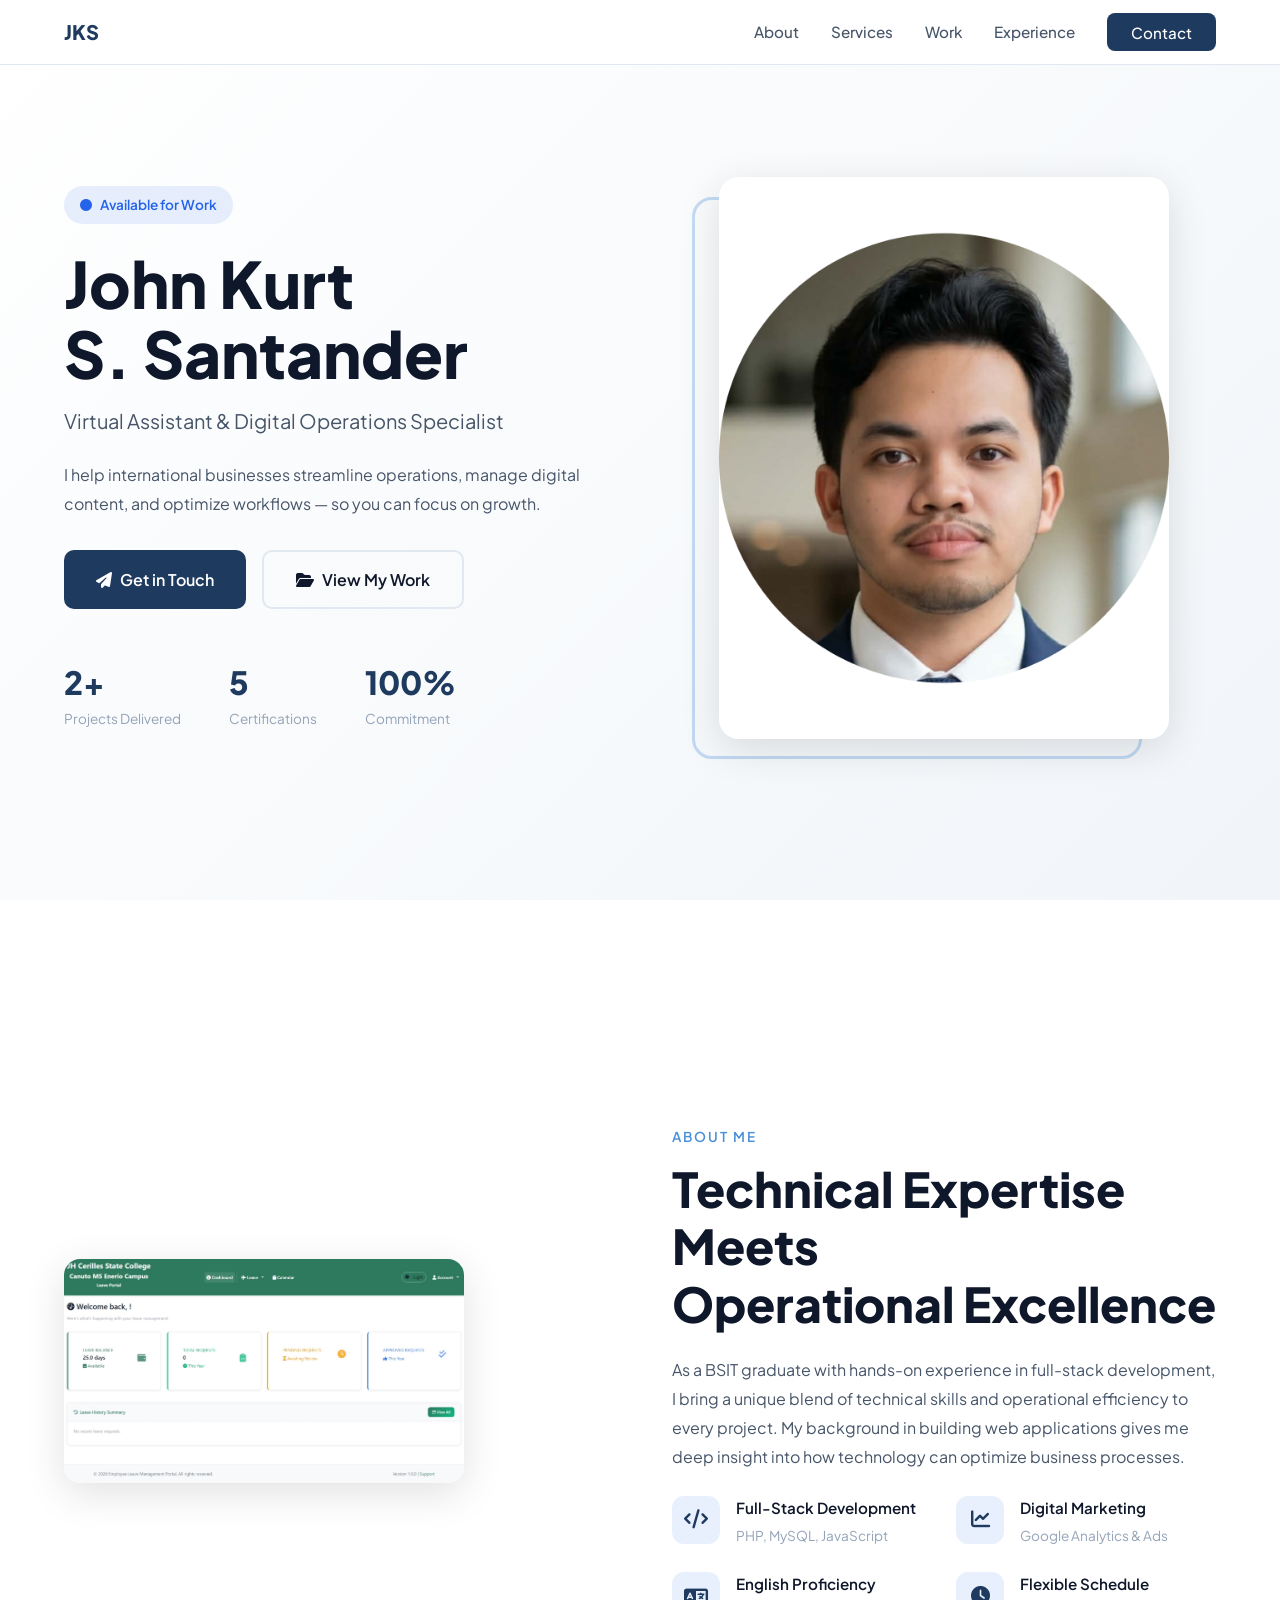
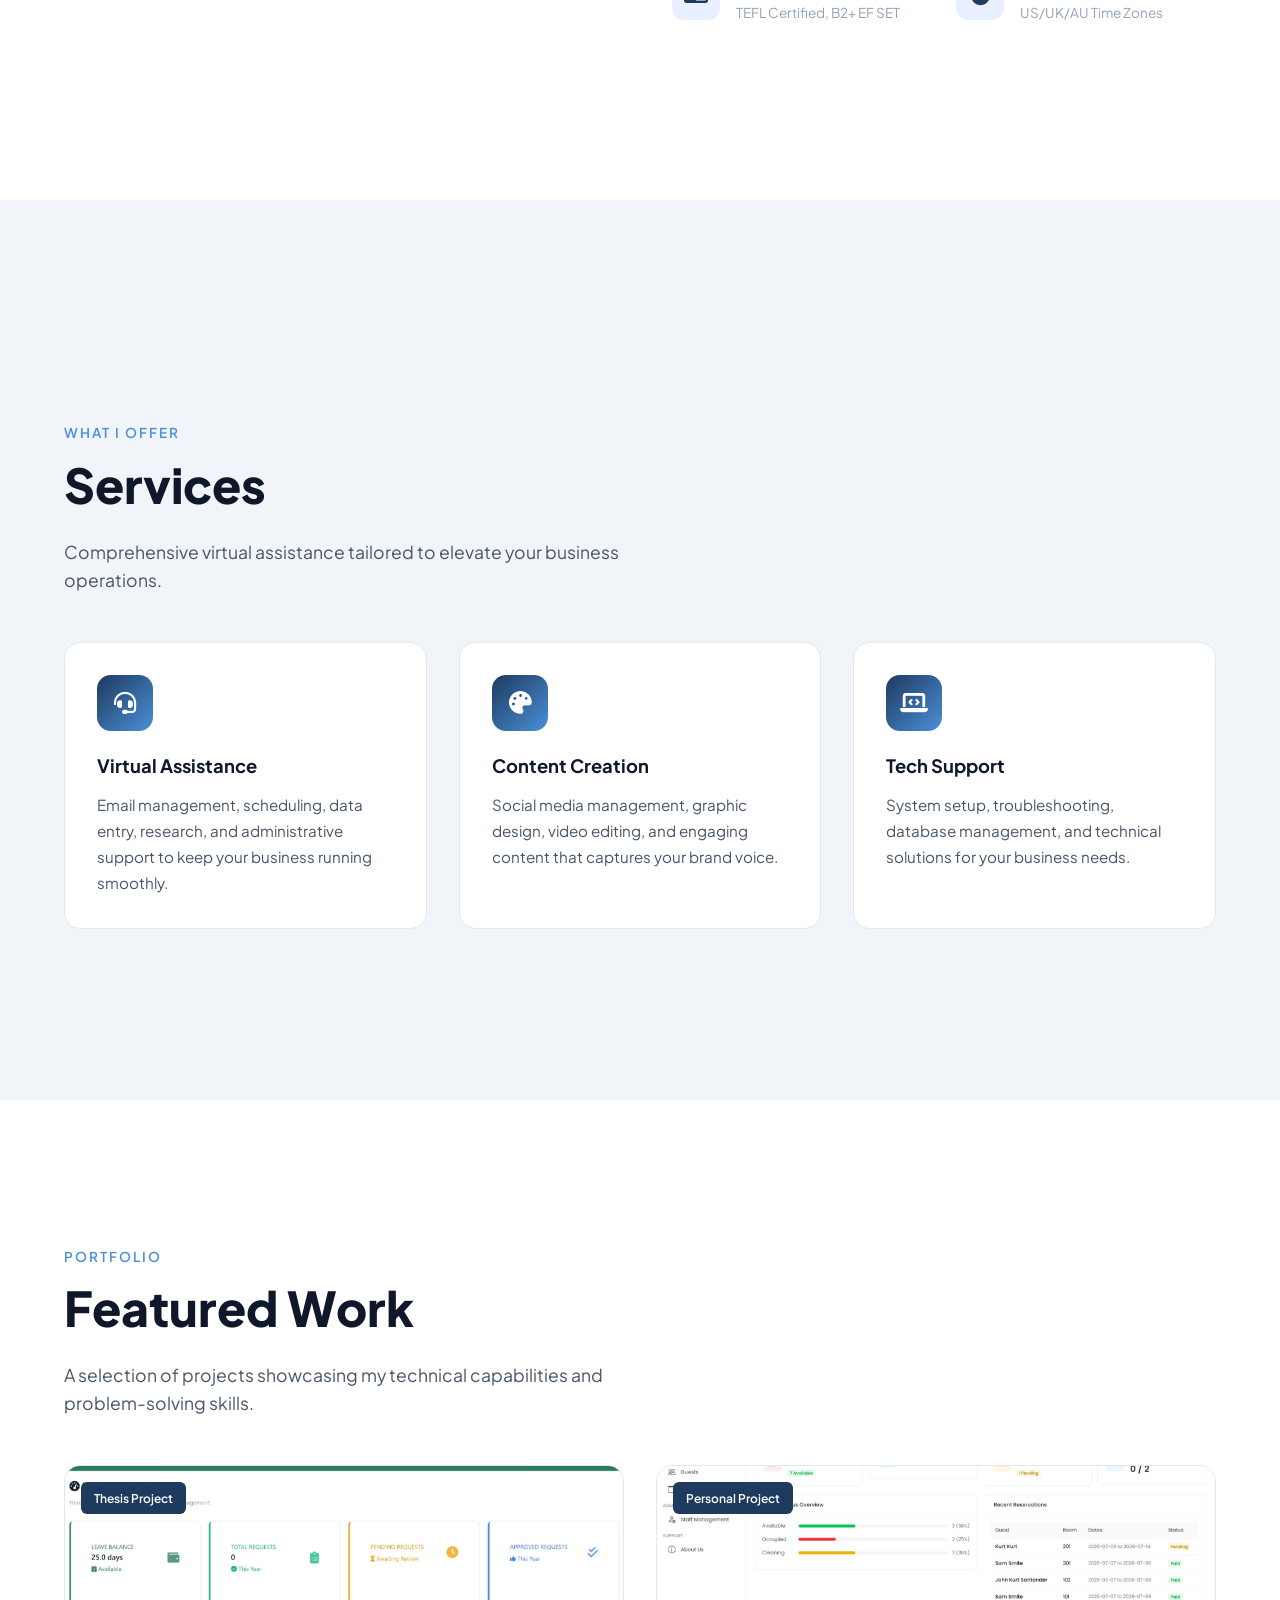
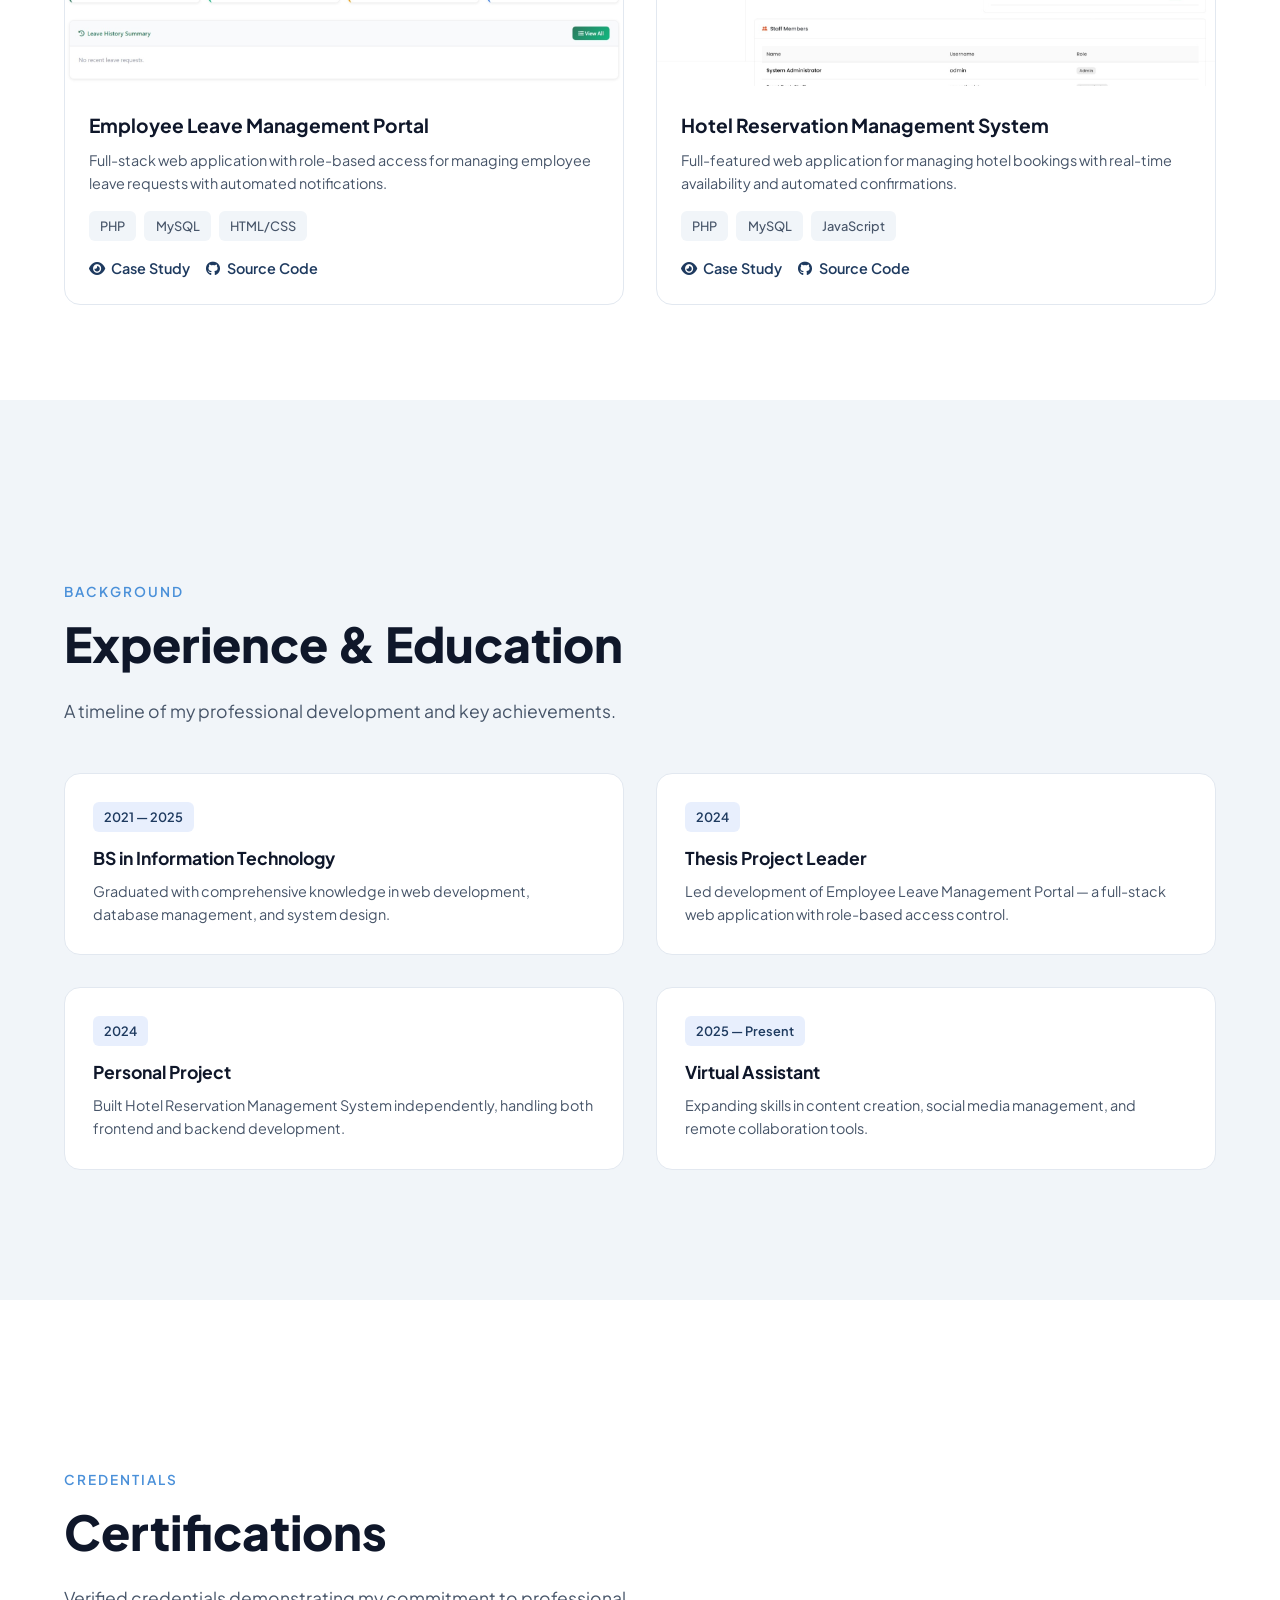
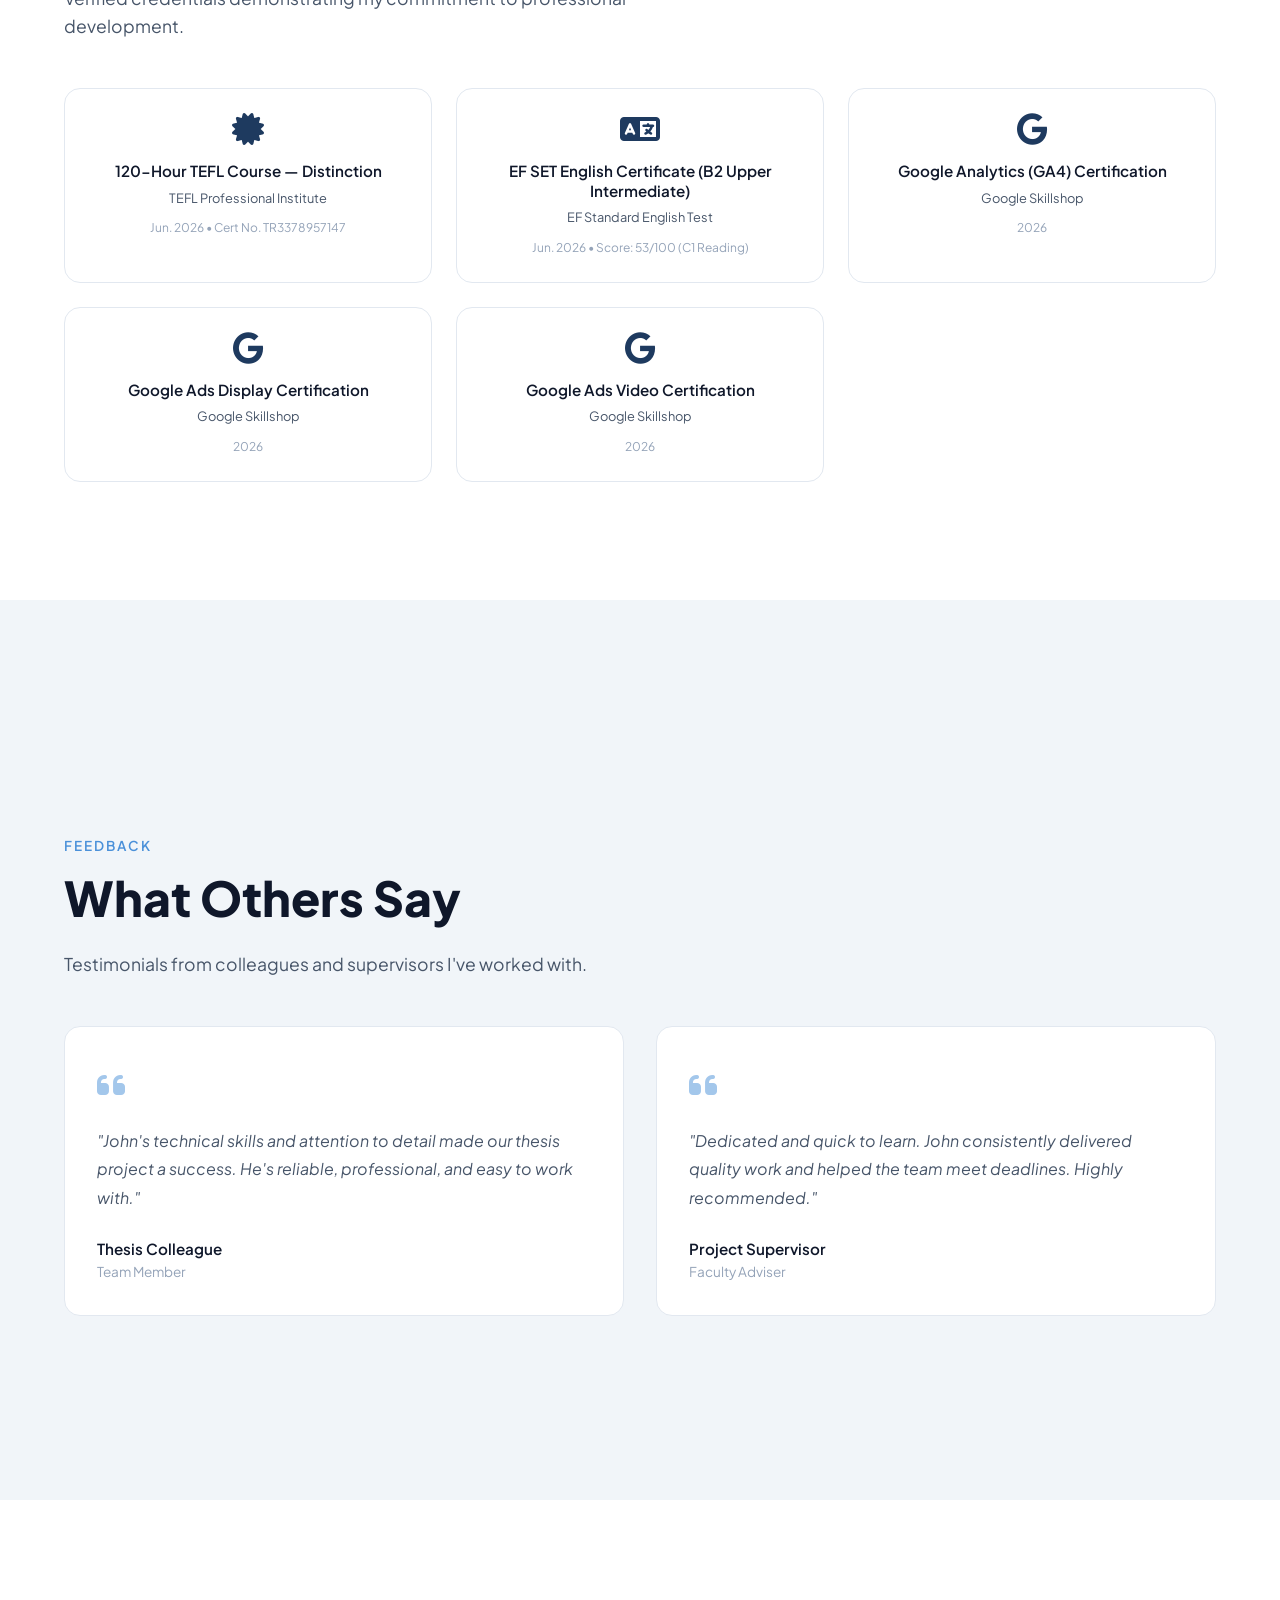
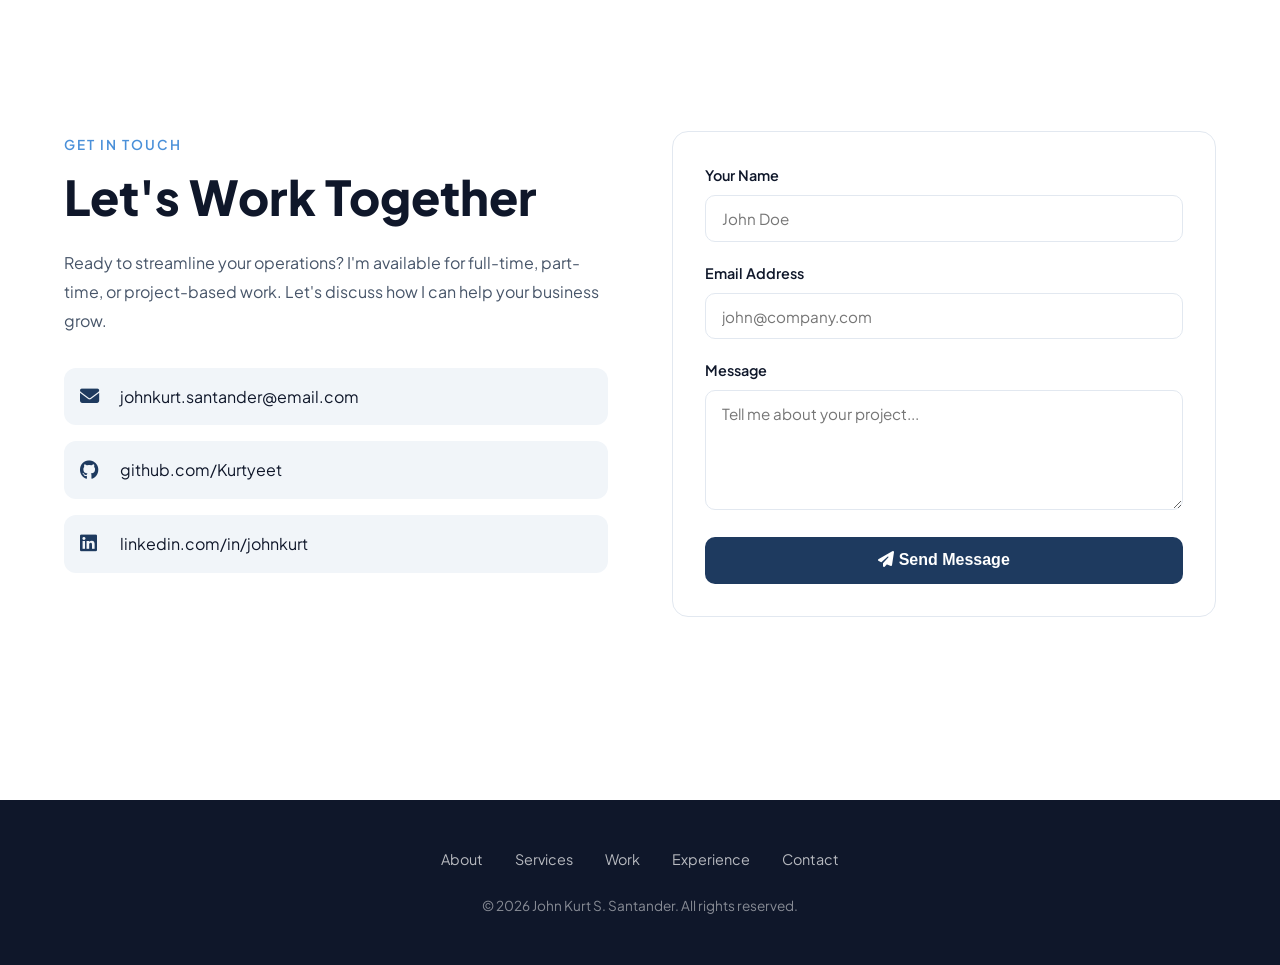
<file: index.html>
<!DOCTYPE html>
<html lang="en">
<head>
  <meta charset="UTF-8">
  <meta name="viewport" content="width=device-width, initial-scale=1.0">
  <title>John Kurt S. Santander | Virtual Assistant</title>
  <meta name="description" content="BSIT Graduate & Virtual Assistant — Streamlining business operations through technical expertise and digital content creation.">
  <meta name="author" content="John Kurt S. Santander">
  <meta property="og:title" content="John Kurt S. Santander | Virtual Assistant">
  <meta property="og:description" content="BSIT Graduate & Virtual Assistant">
  <meta property="og:type" content="website">
  <link rel="preconnect" href="https://fonts.googleapis.com">
  <link rel="preconnect" href="https://fonts.gstatic.com" crossorigin>
  <link href="https://fonts.googleapis.com/css2?family=Plus+Jakarta+Sans:wght@400;500;600;700;800&family=Inter:wght@400;500;600&display=swap" rel="stylesheet">
  <link rel="stylesheet" href="https://cdnjs.cloudflare.com/ajax/libs/font-awesome/6.5.1/css/all.min.css">
  <link rel="stylesheet" href="new-style.css">
</head>
<body>

  <!-- NAVIGATION -->
  <nav class="navbar" id="navbar">
    <a href="#hero" class="nav-logo">JKS</a>
    <ul class="nav-links">
      <li><a href="#about">About</a></li>
      <li><a href="#services">Services</a></li>
      <li><a href="#projects">Work</a></li>
      <li><a href="#experience">Experience</a></li>
      <li><a href="#contact" class="nav-cta">Contact</a></li>
    </ul>
  </nav>

  <!-- SECTION 1: HERO -->
  <section class="section hero" id="hero">
    <div class="section-content">
      <div class="hero-grid">
        <div class="hero-content reveal">
          <span class="hero-badge">
            <i class="fas fa-circle"></i>
            Available for Work
          </span>
          <h1 class="hero-name">John Kurt<br>S. Santander</h1>
          <p class="hero-title">Virtual Assistant & Digital Operations Specialist</p>
          <p class="hero-description">I help international businesses streamline operations, manage digital content, and optimize workflows — so you can focus on growth.</p>
          <div class="hero-buttons">
            <a href="#contact" class="btn-primary">
              <i class="fas fa-paper-plane"></i>
              Get in Touch
            </a>
            <a href="#projects" class="btn-secondary">
              <i class="fas fa-folder-open"></i>
              View My Work
            </a>
          </div>
          <div class="hero-stats">
            <div class="stat-item">
              <div class="stat-number">2+</div>
              <div class="stat-label">Projects Delivered</div>
            </div>
            <div class="stat-item">
              <div class="stat-number">5</div>
              <div class="stat-label">Certifications</div>
            </div>
            <div class="stat-item">
              <div class="stat-number">100%</div>
              <div class="stat-label">Commitment</div>
            </div>
          </div>
        </div>
        <div class="hero-image reveal">
          <img src="Profile Website.png" alt="John Kurt S. Santander">
          <div class="hero-image-decoration"></div>
        </div>
      </div>
    </div>
  </section>

  <!-- SECTION 2: ABOUT -->
  <section class="section section-white" id="about">
    <div class="section-content">
      <div class="about-grid">
        <div class="about-image reveal">
          <img src="images/Leave - Admin Dashboard.jpeg" alt="Project Screenshot">
        </div>
        <div class="about-content reveal">
          <span class="section-label">About Me</span>
          <h2 class="section-title">Technical Expertise Meets<br>Operational Excellence</h2>
          <p>As a BSIT graduate with hands-on experience in full-stack development, I bring a unique blend of technical skills and operational efficiency to every project. My background in building web applications gives me deep insight into how technology can optimize business processes.</p>
          <div class="about-highlights">
            <div class="highlight-item">
              <div class="highlight-icon">
                <i class="fas fa-code"></i>
              </div>
              <div class="highlight-text">
                <h4>Full-Stack Development</h4>
                <p>PHP, MySQL, JavaScript</p>
              </div>
            </div>
            <div class="highlight-item">
              <div class="highlight-icon">
                <i class="fas fa-chart-line"></i>
              </div>
              <div class="highlight-text">
                <h4>Digital Marketing</h4>
                <p>Google Analytics & Ads</p>
              </div>
            </div>
            <div class="highlight-item">
              <div class="highlight-icon">
                <i class="fas fa-language"></i>
              </div>
              <div class="highlight-text">
                <h4>English Proficiency</h4>
                <p>TEFL Certified, B2+ EF SET</p>
              </div>
            </div>
            <div class="highlight-item">
              <div class="highlight-icon">
                <i class="fas fa-clock"></i>
              </div>
              <div class="highlight-text">
                <h4>Flexible Schedule</h4>
                <p>US/UK/AU Time Zones</p>
              </div>
            </div>
          </div>
        </div>
      </div>
    </div>
  </section>

  <!-- SECTION 3: SERVICES -->
  <section class="section section-gray" id="services">
    <div class="section-content">
      <span class="section-label reveal">What I Offer</span>
      <h2 class="section-title reveal">Services</h2>
      <p class="section-subtitle reveal">Comprehensive virtual assistance tailored to elevate your business operations.</p>
      <div class="services-grid">
        <div class="service-card reveal">
          <div class="service-icon">
            <i class="fas fa-headset"></i>
          </div>
          <h3>Virtual Assistance</h3>
          <p>Email management, scheduling, data entry, research, and administrative support to keep your business running smoothly.</p>
        </div>
        <div class="service-card reveal">
          <div class="service-icon">
            <i class="fas fa-palette"></i>
          </div>
          <h3>Content Creation</h3>
          <p>Social media management, graphic design, video editing, and engaging content that captures your brand voice.</p>
        </div>
        <div class="service-card reveal">
          <div class="service-icon">
            <i class="fas fa-laptop-code"></i>
          </div>
          <h3>Tech Support</h3>
          <p>System setup, troubleshooting, database management, and technical solutions for your business needs.</p>
        </div>
      </div>
    </div>
  </section>

  <!-- SECTION 4: PROJECTS -->
  <section class="section section-white" id="projects">
    <div class="section-content">
      <span class="section-label reveal">Portfolio</span>
      <h2 class="section-title reveal">Featured Work</h2>
      <p class="section-subtitle reveal">A selection of projects showcasing my technical capabilities and problem-solving skills.</p>
      <div class="projects-grid">
        <div class="project-card reveal">
          <div class="project-preview">
            <img src="images/Leave - Admin Dashboard.jpeg" alt="Leave Management System">
            <span class="project-badge">Thesis Project</span>
          </div>
          <div class="project-info">
            <h3>Employee Leave Management Portal</h3>
            <p>Full-stack web application with role-based access for managing employee leave requests with automated notifications.</p>
            <div class="project-tech">
              <span>PHP</span>
              <span>MySQL</span>
              <span>HTML/CSS</span>
            </div>
            <div class="project-links">
              <a href="leave-project.html"><i class="fas fa-eye"></i> Case Study</a>
              <a href="https://github.com/Kurtyeet/Employee-Leave-Management-Portal" target="_blank"><i class="fab fa-github"></i> Source Code</a>
            </div>
          </div>
        </div>
        <div class="project-card reveal">
          <div class="project-preview">
            <img src="images/admin dashboard - hotel.jpeg" alt="Hotel Reservation System">
            <span class="project-badge">Personal Project</span>
          </div>
          <div class="project-info">
            <h3>Hotel Reservation Management System</h3>
            <p>Full-featured web application for managing hotel bookings with real-time availability and automated confirmations.</p>
            <div class="project-tech">
              <span>PHP</span>
              <span>MySQL</span>
              <span>JavaScript</span>
            </div>
            <div class="project-links">
              <a href="hotel-project.html"><i class="fas fa-eye"></i> Case Study</a>
              <a href="https://github.com/Kurtyeet/Hotel-Reservation-Management-System" target="_blank"><i class="fab fa-github"></i> Source Code</a>
            </div>
          </div>
        </div>
      </div>
    </div>
  </section>

  <!-- SECTION 5: EXPERIENCE -->
  <section class="section section-gray" id="experience">
    <div class="section-content">
      <span class="section-label reveal">Background</span>
      <h2 class="section-title reveal">Experience & Education</h2>
      <p class="section-subtitle reveal">A timeline of my professional development and key achievements.</p>
      <div class="experience-grid">
        <div class="exp-card reveal">
          <span class="exp-date">2021 — 2025</span>
          <h3>BS in Information Technology</h3>
          <p>Graduated with comprehensive knowledge in web development, database management, and system design.</p>
        </div>
        <div class="exp-card reveal">
          <span class="exp-date">2024</span>
          <h3>Thesis Project Leader</h3>
          <p>Led development of Employee Leave Management Portal — a full-stack web application with role-based access control.</p>
        </div>
        <div class="exp-card reveal">
          <span class="exp-date">2024</span>
          <h3>Personal Project</h3>
          <p>Built Hotel Reservation Management System independently, handling both frontend and backend development.</p>
        </div>
        <div class="exp-card reveal">
          <span class="exp-date">2025 — Present</span>
          <h3>Virtual Assistant</h3>
          <p>Expanding skills in content creation, social media management, and remote collaboration tools.</p>
        </div>
      </div>
    </div>
  </section>

  <!-- SECTION 6: CERTIFICATIONS -->
  <section class="section section-white" id="certifications">
    <div class="section-content">
      <span class="section-label reveal">Credentials</span>
      <h2 class="section-title reveal">Certifications</h2>
      <p class="section-subtitle reveal">Verified credentials demonstrating my commitment to professional development.</p>
      <div class="cert-grid">
        <div class="cert-card reveal">
          <i class="fas fa-certificate"></i>
          <h4>120-Hour TEFL Course — Distinction</h4>
          <p>TEFL Professional Institute</p>
          <span class="cert-date">Jun. 2026 • Cert No. TR3378957147</span>
        </div>
        <div class="cert-card reveal">
          <i class="fas fa-language"></i>
          <h4>EF SET English Certificate (B2 Upper Intermediate)</h4>
          <p>EF Standard English Test</p>
          <span class="cert-date">Jun. 2026 • Score: 53/100 (C1 Reading)</span>
        </div>
        <div class="cert-card reveal">
          <i class="fab fa-google"></i>
          <h4>Google Analytics (GA4) Certification</h4>
          <p>Google Skillshop</p>
          <span class="cert-date">2026</span>
        </div>
        <div class="cert-card reveal">
          <i class="fab fa-google"></i>
          <h4>Google Ads Display Certification</h4>
          <p>Google Skillshop</p>
          <span class="cert-date">2026</span>
        </div>
        <div class="cert-card reveal">
          <i class="fab fa-google"></i>
          <h4>Google Ads Video Certification</h4>
          <p>Google Skillshop</p>
          <span class="cert-date">2026</span>
        </div>
      </div>
    </div>
  </section>

  <!-- SECTION 7: TESTIMONIALS -->
  <section class="section section-gray" id="testimonials">
    <div class="section-content">
      <span class="section-label reveal">Feedback</span>
      <h2 class="section-title reveal">What Others Say</h2>
      <p class="section-subtitle reveal">Testimonials from colleagues and supervisors I've worked with.</p>
      <div class="testimonials-grid">
        <div class="testimonial-card reveal">
          <div class="quote-icon"><i class="fas fa-quote-left"></i></div>
          <p>"John's technical skills and attention to detail made our thesis project a success. He's reliable, professional, and easy to work with."</p>
          <div class="testimonial-author">
            <span class="author-name">Thesis Colleague</span>
            <span class="author-role">Team Member</span>
          </div>
        </div>
        <div class="testimonial-card reveal">
          <div class="quote-icon"><i class="fas fa-quote-left"></i></div>
          <p>"Dedicated and quick to learn. John consistently delivered quality work and helped the team meet deadlines. Highly recommended."</p>
          <div class="testimonial-author">
            <span class="author-name">Project Supervisor</span>
            <span class="author-role">Faculty Adviser</span>
          </div>
        </div>
      </div>
    </div>
  </section>

  <!-- SECTION 8: CONTACT -->
  <section class="section section-white" id="contact">
    <div class="section-content">
      <div class="contact-grid">
        <div class="contact-info reveal">
          <span class="section-label">Get in Touch</span>
          <h2 class="section-title">Let's Work Together</h2>
          <p>Ready to streamline your operations? I'm available for full-time, part-time, or project-based work. Let's discuss how I can help your business grow.</p>
          <div class="contact-links">
            <a href="mailto:johnkurt.santander@email.com" class="contact-link">
              <i class="fas fa-envelope"></i>
              <span>johnkurt.santander@email.com</span>
            </a>
            <a href="https://github.com/Kurtyeet" target="_blank" class="contact-link">
              <i class="fab fa-github"></i>
              <span>github.com/Kurtyeet</span>
            </a>
            <a href="https://linkedin.com/in/johnkurt" target="_blank" class="contact-link">
              <i class="fab fa-linkedin"></i>
              <span>linkedin.com/in/johnkurt</span>
            </a>
          </div>
        </div>
        <div class="contact-form reveal">
          <form id="contactForm">
            <div class="form-group">
              <label for="name">Your Name</label>
              <input type="text" id="name" name="name" placeholder="John Doe" required>
            </div>
            <div class="form-group">
              <label for="email">Email Address</label>
              <input type="email" id="email" name="email" placeholder="john@company.com" required>
            </div>
            <div class="form-group">
              <label for="message">Message</label>
              <textarea id="message" name="message" placeholder="Tell me about your project..." required></textarea>
            </div>
            <button type="submit" class="form-submit">
              <i class="fas fa-paper-plane"></i> Send Message
            </button>
          </form>
        </div>
      </div>
    </div>
  </section>

  <!-- FOOTER -->
  <footer class="footer">
    <div class="footer-content">
      <div class="footer-links">
        <a href="#about">About</a>
        <a href="#services">Services</a>
        <a href="#projects">Work</a>
        <a href="#experience">Experience</a>
        <a href="#contact">Contact</a>
      </div>
      <p class="footer-copyright">&copy; 2026 John Kurt S. Santander. All rights reserved.</p>
    </div>
  </footer>

  <script src="new-script.js"></script>
</body>
</html>
</file>
<file: new-style.css>
* {
  margin: 0;
  padding: 0;
  box-sizing: border-box;
}

:root {
  --primary: #1E3A5F;
  --primary-light: #4A90D9;
  --primary-dark: #0F172A;
  --accent: #2563EB;
  --bg-light: #F8FAFC;
  --bg-white: #FFFFFF;
  --bg-gray: #F1F5F9;
  --text-primary: #0F172A;
  --text-secondary: #475569;
  --text-muted: #94A3B8;
  --border: #E2E8F0;
  --shadow-sm: 0 1px 2px rgba(0, 0, 0, 0.05);
  --shadow-md: 0 4px 20px rgba(0, 0, 0, 0.08);
  --shadow-lg: 0 10px 40px rgba(0, 0, 0, 0.12);
}

html {
  scroll-behavior: smooth;
}

body {
  font-family: 'Plus Jakarta Sans', 'Inter', sans-serif;
  background: var(--bg-light);
  color: var(--text-primary);
  line-height: 1.6;
}

/* NAVIGATION */
.navbar {
  position: fixed;
  top: 0;
  left: 0;
  right: 0;
  z-index: 1000;
  background: rgba(255, 255, 255, 0.95);
  backdrop-filter: blur(10px);
  border-bottom: 1px solid var(--border);
  padding: 1rem 5%;
  display: flex;
  justify-content: space-between;
  align-items: center;
}

.nav-logo {
  font-size: 1.25rem;
  font-weight: 800;
  color: var(--primary);
  text-decoration: none;
}

.nav-links {
  display: flex;
  gap: 2rem;
  list-style: none;
}

.nav-links a {
  text-decoration: none;
  color: var(--text-secondary);
  font-weight: 500;
  font-size: 0.95rem;
  transition: color 0.3s ease;
}

.nav-links a:hover {
  color: var(--primary);
}

.nav-cta {
  padding: 0.6rem 1.5rem;
  background: var(--primary);
  color: white !important;
  border-radius: 8px;
  transition: background 0.3s ease !important;
}

.nav-cta:hover {
  background: var(--primary-light) !important;
}

/* SECTIONS */
.section {
  min-height: 100vh;
  padding: 8rem 5% 5rem;
  display: flex;
  align-items: center;
}

.section-white {
  background: var(--bg-white);
}

.section-gray {
  background: var(--bg-gray);
}

.section-content {
  max-width: 1200px;
  margin: 0 auto;
  width: 100%;
}

.section-label {
  display: inline-block;
  color: var(--primary-light);
  font-size: 0.85rem;
  font-weight: 600;
  text-transform: uppercase;
  letter-spacing: 2px;
  margin-bottom: 0.75rem;
}

.section-title {
  font-size: clamp(2rem, 4vw, 3rem);
  font-weight: 800;
  color: var(--text-primary);
  margin-bottom: 1.5rem;
  line-height: 1.2;
}

.section-subtitle {
  font-size: 1.1rem;
  color: var(--text-secondary);
  max-width: 600px;
  margin-bottom: 3rem;
}

/* HERO SECTION */
.hero {
  min-height: 100vh;
  padding-top: 6rem;
  background: linear-gradient(135deg, var(--bg-white) 0%, var(--bg-gray) 100%);
}

.hero-grid {
  display: grid;
  grid-template-columns: 1fr 1fr;
  gap: 4rem;
  align-items: center;
}

.hero-content {
  max-width: 550px;
}

.hero-badge {
  display: inline-flex;
  align-items: center;
  gap: 0.5rem;
  padding: 0.5rem 1rem;
  background: rgba(37, 99, 235, 0.1);
  color: var(--accent);
  border-radius: 50px;
  font-size: 0.85rem;
  font-weight: 600;
  margin-bottom: 1.5rem;
}

.hero-badge i {
  font-size: 0.75rem;
}

.hero-name {
  font-size: clamp(2.5rem, 5vw, 4rem);
  font-weight: 800;
  color: var(--text-primary);
  line-height: 1.1;
  margin-bottom: 1rem;
}

.hero-name span {
  color: var(--primary);
}

.hero-title {
  font-size: 1.25rem;
  color: var(--text-secondary);
  margin-bottom: 1.5rem;
  font-weight: 400;
}

.hero-description {
  font-size: 1rem;
  color: var(--text-secondary);
  margin-bottom: 2rem;
  line-height: 1.8;
}

.hero-buttons {
  display: flex;
  gap: 1rem;
  margin-bottom: 3rem;
}

.btn-primary {
  display: inline-flex;
  align-items: center;
  gap: 0.5rem;
  padding: 0.9rem 2rem;
  background: var(--primary);
  color: white;
  text-decoration: none;
  border-radius: 10px;
  font-weight: 600;
  font-size: 1rem;
  transition: all 0.3s ease;
}

.btn-primary:hover {
  background: var(--primary-light);
  transform: translateY(-2px);
  box-shadow: var(--shadow-md);
}

.btn-secondary {
  display: inline-flex;
  align-items: center;
  gap: 0.5rem;
  padding: 0.9rem 2rem;
  background: transparent;
  color: var(--text-primary);
  text-decoration: none;
  border-radius: 10px;
  font-weight: 600;
  font-size: 1rem;
  border: 2px solid var(--border);
  transition: all 0.3s ease;
}

.btn-secondary:hover {
  border-color: var(--primary);
  color: var(--primary);
}

.hero-stats {
  display: flex;
  gap: 3rem;
}

.stat-item {
  text-align: left;
}

.stat-number {
  font-size: 2rem;
  font-weight: 800;
  color: var(--primary);
}

.stat-label {
  font-size: 0.85rem;
  color: var(--text-muted);
}

.hero-image {
  position: relative;
  display: flex;
  justify-content: center;
}

.hero-image img {
  width: 100%;
  max-width: 450px;
  border-radius: 20px;
  box-shadow: var(--shadow-lg);
}

.hero-image-decoration {
  position: absolute;
  width: 100%;
  max-width: 450px;
  height: 100%;
  border: 3px solid var(--primary-light);
  border-radius: 20px;
  top: 20px;
  left: 20px;
  z-index: -1;
  opacity: 0.3;
}

/* ABOUT SECTION */
.about-grid {
  display: grid;
  grid-template-columns: 1fr 1fr;
  gap: 4rem;
  align-items: center;
}

.about-image {
  position: relative;
}

.about-image img {
  width: 100%;
  max-width: 400px;
  border-radius: 16px;
  box-shadow: var(--shadow-lg);
}

.about-content h3 {
  font-size: 1.5rem;
  font-weight: 700;
  margin-bottom: 1rem;
  color: var(--text-primary);
}

.about-content p {
  color: var(--text-secondary);
  margin-bottom: 1.5rem;
  line-height: 1.8;
}

.about-highlights {
  display: grid;
  grid-template-columns: 1fr 1fr;
  gap: 1.5rem;
}

.highlight-item {
  display: flex;
  align-items: flex-start;
  gap: 1rem;
}

.highlight-icon {
  width: 48px;
  height: 48px;
  background: rgba(37, 99, 235, 0.1);
  border-radius: 12px;
  display: flex;
  align-items: center;
  justify-content: center;
  flex-shrink: 0;
}

.highlight-icon i {
  font-size: 1.2rem;
  color: var(--primary);
}

.highlight-text h4 {
  font-size: 0.95rem;
  font-weight: 600;
  margin-bottom: 0.25rem;
}

.highlight-text p {
  font-size: 0.85rem;
  color: var(--text-muted);
  margin-bottom: 0;
}

/* SERVICES SECTION */
.services-grid {
  display: grid;
  grid-template-columns: repeat(3, 1fr);
  gap: 2rem;
}

.service-card {
  background: var(--bg-white);
  border: 1px solid var(--border);
  border-radius: 16px;
  padding: 2rem;
  transition: all 0.3s ease;
}

.service-card:hover {
  transform: translateY(-5px);
  box-shadow: var(--shadow-lg);
  border-color: var(--primary-light);
}

.service-icon {
  width: 56px;
  height: 56px;
  background: linear-gradient(135deg, var(--primary) 0%, var(--primary-light) 100%);
  border-radius: 14px;
  display: flex;
  align-items: center;
  justify-content: center;
  margin-bottom: 1.25rem;
}

.service-icon i {
  font-size: 1.4rem;
  color: white;
}

.service-card h3 {
  font-size: 1.15rem;
  font-weight: 700;
  margin-bottom: 0.75rem;
}

.service-card p {
  color: var(--text-secondary);
  font-size: 0.95rem;
  line-height: 1.7;
}

/* PROJECTS SECTION */
.projects-grid {
  display: grid;
  grid-template-columns: repeat(2, 1fr);
  gap: 2rem;
}

.project-card {
  background: var(--bg-white);
  border: 1px solid var(--border);
  border-radius: 16px;
  overflow: hidden;
  transition: all 0.3s ease;
}

.project-card:hover {
  transform: translateY(-5px);
  box-shadow: var(--shadow-lg);
}

.project-preview {
  position: relative;
  height: 220px;
  overflow: hidden;
}

.project-preview img {
  width: 100%;
  height: 100%;
  object-fit: cover;
}

.project-badge {
  position: absolute;
  top: 1rem;
  left: 1rem;
  padding: 0.4rem 0.8rem;
  background: var(--primary);
  color: white;
  border-radius: 6px;
  font-size: 0.75rem;
  font-weight: 600;
}

.project-info {
  padding: 1.5rem;
}

.project-info h3 {
  font-size: 1.2rem;
  font-weight: 700;
  margin-bottom: 0.5rem;
}

.project-info p {
  color: var(--text-secondary);
  font-size: 0.9rem;
  margin-bottom: 1rem;
  line-height: 1.6;
}

.project-tech {
  display: flex;
  gap: 0.5rem;
  margin-bottom: 1rem;
  flex-wrap: wrap;
}

.project-tech span {
  padding: 0.3rem 0.7rem;
  background: var(--bg-gray);
  color: var(--text-secondary);
  border-radius: 6px;
  font-size: 0.8rem;
  font-weight: 500;
}

.project-links {
  display: flex;
  gap: 1rem;
}

.project-links a {
  display: flex;
  align-items: center;
  gap: 0.4rem;
  color: var(--primary);
  text-decoration: none;
  font-size: 0.9rem;
  font-weight: 600;
  transition: color 0.3s ease;
}

.project-links a:hover {
  color: var(--primary-light);
}

/* EXPERIENCE SECTION */
.experience-grid {
  display: grid;
  grid-template-columns: 1fr 1fr;
  gap: 2rem;
}

.exp-card {
  background: var(--bg-white);
  border: 1px solid var(--border);
  border-radius: 16px;
  padding: 1.75rem;
  transition: all 0.3s ease;
}

.exp-card:hover {
  box-shadow: var(--shadow-md);
  border-color: var(--primary-light);
}

.exp-date {
  display: inline-block;
  padding: 0.3rem 0.7rem;
  background: rgba(37, 99, 235, 0.1);
  color: var(--primary);
  border-radius: 6px;
  font-size: 0.8rem;
  font-weight: 600;
  margin-bottom: 0.75rem;
}

.exp-card h3 {
  font-size: 1.1rem;
  font-weight: 700;
  margin-bottom: 0.5rem;
}

.exp-card p {
  color: var(--text-secondary);
  font-size: 0.9rem;
  line-height: 1.6;
}

/* CERTIFICATIONS SECTION */
.cert-grid {
  display: grid;
  grid-template-columns: repeat(3, 1fr);
  gap: 1.5rem;
}

.cert-card {
  background: var(--bg-white);
  border: 1px solid var(--border);
  border-radius: 16px;
  padding: 1.5rem;
  text-align: center;
  transition: all 0.3s ease;
}

.cert-card:hover {
  box-shadow: var(--shadow-md);
  border-color: var(--primary-light);
}

.cert-card i {
  font-size: 2rem;
  color: var(--primary);
  margin-bottom: 1rem;
}

.cert-card h4 {
  font-size: 0.95rem;
  font-weight: 600;
  margin-bottom: 0.4rem;
  line-height: 1.3;
}

.cert-card p {
  font-size: 0.8rem;
  color: var(--text-secondary);
  margin-bottom: 0.3rem;
}

.cert-date {
  font-size: 0.75rem;
  color: var(--text-muted);
}

/* TESTIMONIALS SECTION */
.testimonials-grid {
  display: grid;
  grid-template-columns: repeat(2, 1fr);
  gap: 2rem;
}

.testimonial-card {
  background: var(--bg-white);
  border: 1px solid var(--border);
  border-radius: 16px;
  padding: 2rem;
}

.quote-icon {
  font-size: 2rem;
  color: var(--primary-light);
  margin-bottom: 1rem;
  opacity: 0.5;
}

.testimonial-card p {
  color: var(--text-secondary);
  font-size: 1rem;
  line-height: 1.8;
  margin-bottom: 1.5rem;
  font-style: italic;
}

.testimonial-author {
  display: flex;
  flex-direction: column;
}

.author-name {
  font-weight: 600;
  font-size: 0.95rem;
}

.author-role {
  color: var(--text-muted);
  font-size: 0.85rem;
}

/* CONTACT SECTION */
.contact-grid {
  display: grid;
  grid-template-columns: 1fr 1fr;
  gap: 4rem;
}

.contact-info h3 {
  font-size: 1.5rem;
  font-weight: 700;
  margin-bottom: 1rem;
}

.contact-info p {
  color: var(--text-secondary);
  margin-bottom: 2rem;
  line-height: 1.8;
}

.contact-links {
  display: flex;
  flex-direction: column;
  gap: 1rem;
}

.contact-link {
  display: flex;
  align-items: center;
  gap: 1rem;
  padding: 1rem;
  background: var(--bg-gray);
  border-radius: 12px;
  text-decoration: none;
  color: var(--text-primary);
  transition: all 0.3s ease;
}

.contact-link:hover {
  background: var(--primary);
  color: white;
}

.contact-link:hover i {
  color: white;
}

.contact-link i {
  font-size: 1.2rem;
  color: var(--primary);
  width: 24px;
}

.contact-form {
  background: var(--bg-white);
  border: 1px solid var(--border);
  border-radius: 16px;
  padding: 2rem;
}

.form-group {
  margin-bottom: 1.25rem;
}

.form-group label {
  display: block;
  font-size: 0.9rem;
  font-weight: 600;
  margin-bottom: 0.5rem;
}

.form-group input,
.form-group textarea {
  width: 100%;
  padding: 0.8rem 1rem;
  border: 1px solid var(--border);
  border-radius: 10px;
  font-size: 0.95rem;
  font-family: inherit;
  transition: border-color 0.3s ease;
}

.form-group input:focus,
.form-group textarea:focus {
  outline: none;
  border-color: var(--primary);
}

.form-group textarea {
  min-height: 120px;
  resize: vertical;
}

.form-submit {
  width: 100%;
  padding: 0.9rem;
  background: var(--primary);
  color: white;
  border: none;
  border-radius: 10px;
  font-size: 1rem;
  font-weight: 600;
  cursor: pointer;
  transition: background 0.3s ease;
}

.form-submit:hover {
  background: var(--primary-light);
}

/* FOOTER */
.footer {
  background: var(--primary-dark);
  color: white;
  padding: 3rem 5%;
  text-align: center;
}

.footer-content {
  max-width: 1200px;
  margin: 0 auto;
}

.footer-links {
  display: flex;
  justify-content: center;
  gap: 2rem;
  margin-bottom: 1.5rem;
}

.footer-links a {
  color: rgba(255, 255, 255, 0.7);
  text-decoration: none;
  font-size: 0.9rem;
  transition: color 0.3s ease;
}

.footer-links a:hover {
  color: white;
}

.footer-copyright {
  color: rgba(255, 255, 255, 0.5);
  font-size: 0.85rem;
}

/* REVEAL ANIMATION */
.reveal {
  opacity: 0;
  transform: translateY(30px);
  transition: all 0.6s ease;
}

.reveal.active {
  opacity: 1;
  transform: translateY(0);
}

/* RESPONSIVE */
@media (max-width: 900px) {
  .navbar {
    padding: 1rem 4%;
  }

  .nav-links {
    display: none;
  }

  .hero-grid {
    grid-template-columns: 1fr;
    text-align: center;
  }

  .hero-content {
    max-width: 100%;
  }

  .hero-buttons {
    justify-content: center;
  }

  .hero-stats {
    justify-content: center;
  }

  .hero-image {
    order: -1;
  }

  .hero-image img {
    max-width: 300px;
  }

  .hero-image-decoration {
    max-width: 300px;
  }

  .about-grid {
    grid-template-columns: 1fr;
    text-align: center;
  }

  .about-image {
    display: flex;
    justify-content: center;
  }

  .about-image img {
    max-width: 300px;
  }

  .about-highlights {
    text-align: left;
  }

  .services-grid {
    grid-template-columns: 1fr;
    max-width: 400px;
    margin: 0 auto;
  }

  .projects-grid {
    grid-template-columns: 1fr;
  }

  .experience-grid {
    grid-template-columns: 1fr;
  }

  .cert-grid {
    grid-template-columns: repeat(2, 1fr);
  }

  .testimonials-grid {
    grid-template-columns: 1fr;
  }

  .contact-grid {
    grid-template-columns: 1fr;
  }
}

@media (max-width: 600px) {
  .section {
    padding: 6rem 4% 3rem;
  }

  .hero-name {
    font-size: 2.25rem;
  }

  .hero-buttons {
    flex-direction: column;
  }

  .hero-stats {
    flex-direction: column;
    gap: 1.5rem;
  }

  .stat-item {
    text-align: center;
  }

  .about-highlights {
    grid-template-columns: 1fr;
  }

  .cert-grid {
    grid-template-columns: 1fr;
  }

  .footer-links {
    flex-direction: column;
    gap: 1rem;
  }
}

@media (prefers-reduced-motion: reduce) {
  .reveal {
    opacity: 1;
    transform: none;
    transition: none;
  }
}
</file>
